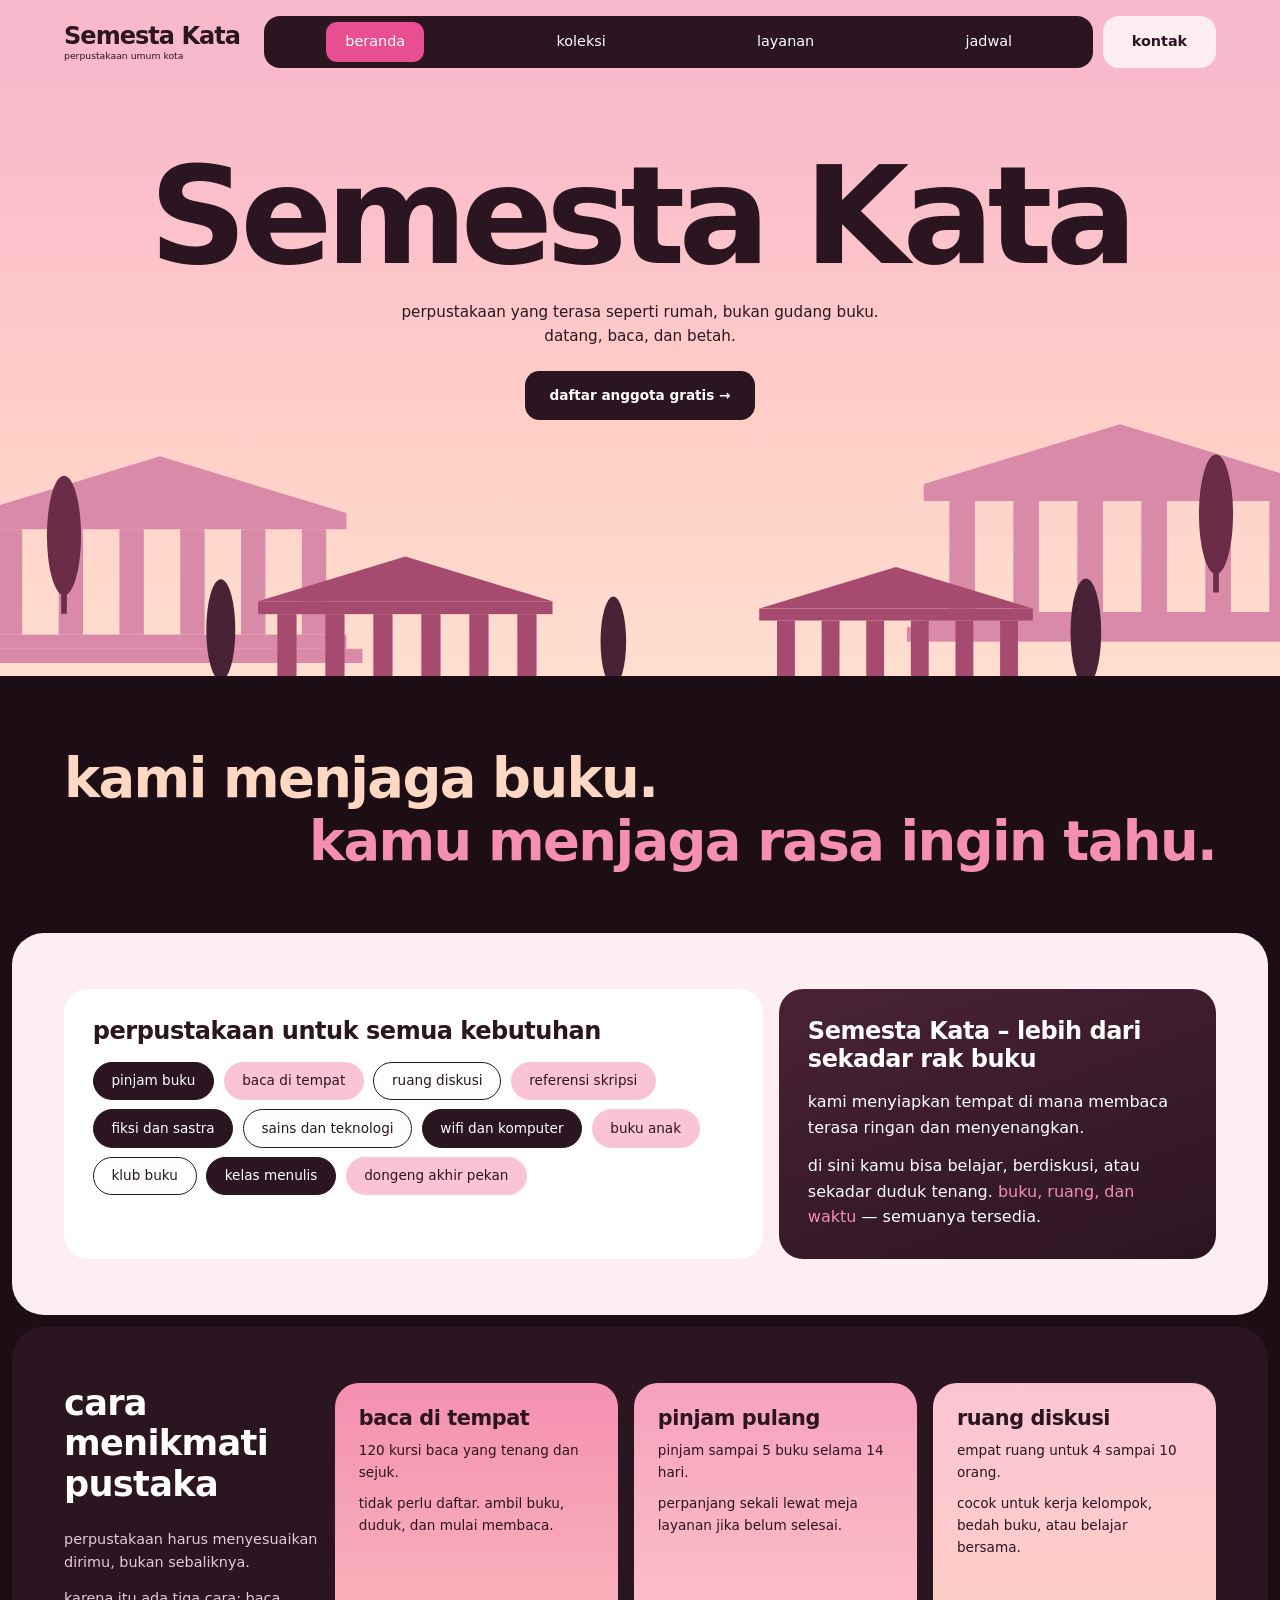
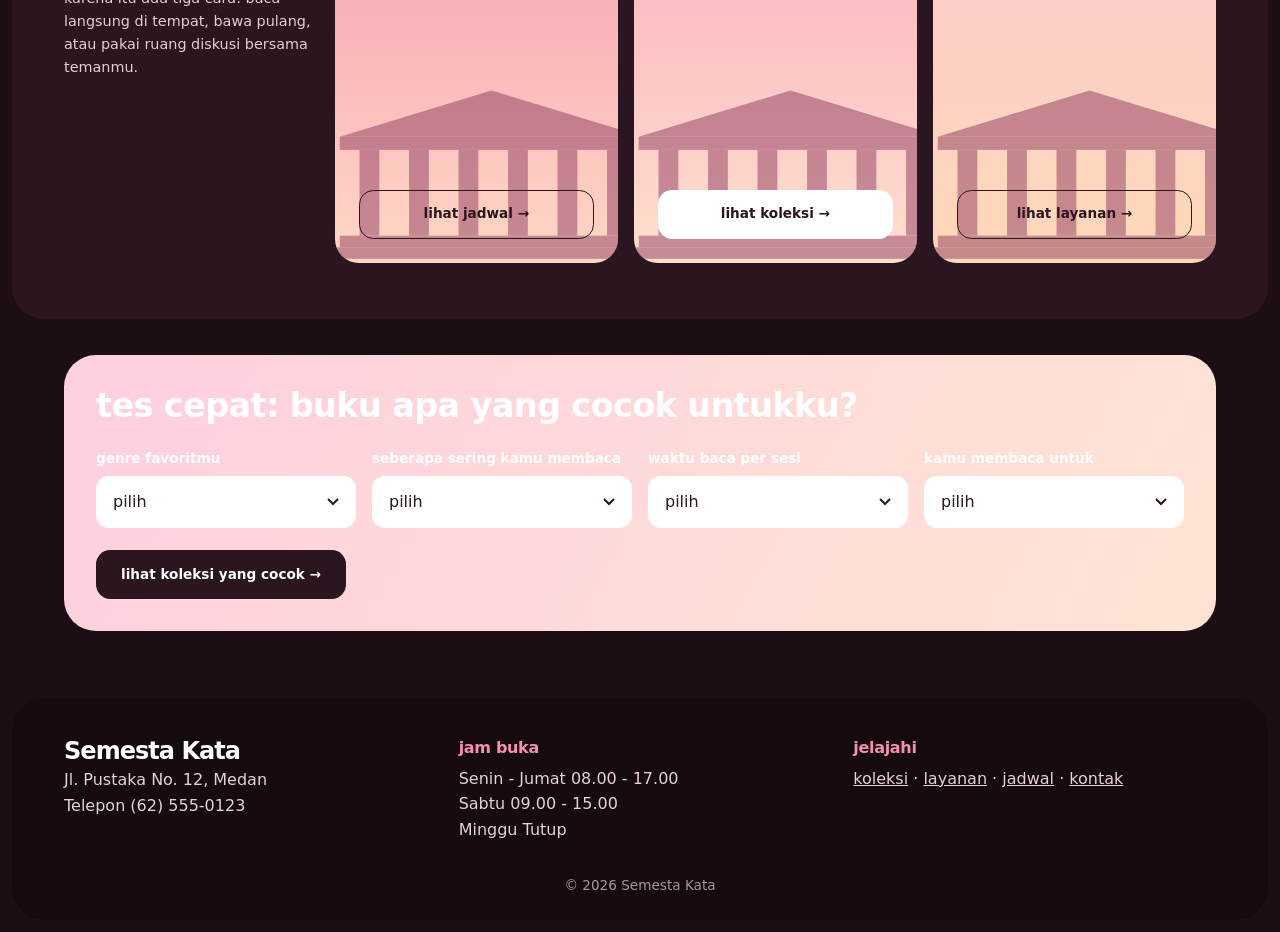
<file: index.html>
<!doctype html>
<html lang="id">
  <head>
    <meta charset="UTF-8" />
    <meta name="viewport" content="width=device-width, initial-scale=1" />
    <title>Beranda - Semesta Kata</title>
    <meta
      name="description"
      content="Semesta Kata: perpustakaan dengan 25.000 buku, ruang baca nyaman, dan kegiatan literasi."
    />
    <link
      rel="icon"
      href="data:image/svg+xml,%3Csvg xmlns='http://www.w3.org/2000/svg' viewBox='0 0 32 32'%3E%3Crect width='32' height='32' rx='9' fill='%23e84f90'/%3E%3Crect x='7' y='7' width='5' height='18' rx='1' fill='%232b1520'/%3E%3Crect x='14' y='7' width='5' height='18' rx='1' fill='%23fff'/%3E%3Crect x='21' y='9' width='5' height='16' rx='1' fill='%232b1520'/%3E%3C/svg%3E"
    />
    <link rel="stylesheet" href="semesta-kata.css" />
  </head>
  <body>
    <svg width="0" height="0" style="position: absolute" aria-hidden="true">
      <symbol id="gedung" viewBox="0 0 200 104">
        <g fill="currentColor">
          <polygon points="8,30 100,2 192,30" />
          <rect x="8" y="30" width="184" height="8" />
          <rect x="20" y="38" width="12" height="52" />
          <rect x="50" y="38" width="12" height="52" />
          <rect x="80" y="38" width="12" height="52" />
          <rect x="110" y="38" width="12" height="52" />
          <rect x="140" y="38" width="12" height="52" />
          <rect x="170" y="38" width="12" height="52" />
          <rect x="8" y="90" width="184" height="7" />
          <rect y="97" width="200" height="7" />
        </g>
      </symbol>
      <symbol id="pohon" viewBox="0 0 30 100">
        <g fill="currentColor">
          <ellipse cx="15" cy="45" rx="12" ry="42" />
          <rect x="13" y="85" width="4" height="15" />
        </g>
      </symbol>
    </svg>
    <a class="skip-link" href="#konten">Lewati ke konten</a>
    <header class="site-header">
      <div class="container topbar">
        <a class="brand" href="index.html"
          >Semesta Kata<small>perpustakaan umum kota</small></a
        >
        <nav class="nav" aria-label="Menu utama">
          <input
            class="nav__check"
            type="checkbox"
            id="nav-toggle"
            aria-label="Buka menu"
          />
          <label class="nav__toggle" for="nav-toggle">menu</label>
          <div class="nav__panel">
            <ul class="nav__pill">
              <li><a href="index.html" aria-current="page">beranda</a></li>
              <li><a href="koleksi.html">koleksi</a></li>
              <li><a href="layanan.html">layanan</a></li>
              <li><a href="jadwal.html">jadwal</a></li>
            </ul>
            <a class="nav__cta" href="kontak.html">kontak</a>
          </div>
        </nav>
      </div>
    </header>
    <main id="konten">
      <section class="hero">
        <div class="container">
          <h1 class="hero__word">Semesta Kata</h1>
          <p class="hero__lead">
            perpustakaan yang terasa seperti rumah, bukan gudang buku. datang,
            baca, dan betah.
          </p>
          <a class="btn" href="kontak.html">daftar anggota gratis &rarr;</a>
        </div>
        <svg
          class="hero__art"
          viewBox="0 0 1200 380"
          preserveAspectRatio="xMidYMax slice"
          aria-hidden="true"
        >
          <use
            href="#gedung"
            x="-40"
            y="140"
            width="380"
            height="198"
            color="#d98aa8"
          />
          <use
            href="#gedung"
            x="850"
            y="110"
            width="400"
            height="208"
            color="#d98aa8"
          />
          <use
            href="#pohon"
            x="40"
            y="150"
            width="40"
            height="150"
            color="#6a2c47"
          />
          <use
            href="#pohon"
            x="1120"
            y="130"
            width="40"
            height="150"
            color="#6a2c47"
          />
          <use
            href="#gedung"
            x="230"
            y="235"
            width="300"
            height="156"
            color="#a64a70"
          />
          <use
            href="#gedung"
            x="700"
            y="245"
            width="280"
            height="145"
            color="#a64a70"
          />
          <use
            href="#pohon"
            x="190"
            y="250"
            width="34"
            height="125"
            color="#4a2236"
          />
          <use
            href="#pohon"
            x="560"
            y="270"
            width="30"
            height="105"
            color="#4a2236"
          />
          <use
            href="#pohon"
            x="1000"
            y="255"
            width="36"
            height="120"
            color="#4a2236"
          />
          <rect y="350" width="1200" height="30" fill="#1d0e15" />
        </svg>
      </section>
      <section class="tail">
        <div class="container">
          <p class="tail__text">
            <span class="tone-a">kami menjaga buku.</span>
            <span class="tone-b">kamu menjaga rasa ingin tahu.</span>
          </p>
        </div>
      </section>

      <section class="sheet sheet--light">
        <div class="container split">
          <div class="box">
            <h2>perpustakaan untuk semua kebutuhan</h2>
            <ul class="pills">
              <li>
                <a class="pill pill--dark" href="layanan.html">pinjam buku</a>
              </li>
              <li>
                <a class="pill pill--pink" href="layanan.html"
                  >baca di tempat</a
                >
              </li>
              <li><a class="pill" href="layanan.html">ruang diskusi</a></li>
              <li>
                <a class="pill pill--pink" href="koleksi.html"
                  >referensi skripsi</a
                >
              </li>
              <li>
                <a class="pill pill--dark" href="koleksi.html"
                  >fiksi dan sastra</a
                >
              </li>
              <li>
                <a class="pill" href="koleksi.html">sains dan teknologi</a>
              </li>
              <li>
                <a class="pill pill--dark" href="layanan.html"
                  >wifi dan komputer</a
                >
              </li>
              <li>
                <a class="pill pill--pink" href="koleksi.html">buku anak</a>
              </li>
              <li><a class="pill" href="jadwal.html">klub buku</a></li>
              <li>
                <a class="pill pill--dark" href="jadwal.html">kelas menulis</a>
              </li>
              <li>
                <a class="pill pill--pink" href="jadwal.html"
                  >dongeng akhir pekan</a
                >
              </li>
            </ul>
          </div>
          <div class="box box--dark">
            <h2>Semesta Kata &ndash; lebih dari sekadar rak buku</h2>
            <p>
              kami menyiapkan tempat di mana membaca terasa ringan dan
              menyenangkan.
            </p>
            <p>
              di sini kamu bisa belajar, berdiskusi, atau sekadar duduk tenang.
              <em>buku, ruang, dan waktu</em> &mdash; semuanya tersedia.
            </p>
          </div>
        </div>
      </section>

      <section class="sheet sheet--dark">
        <div class="container formats">
          <div class="formats__intro">
            <h2 class="sheet__title">cara menikmati pustaka</h2>
            <p>perpustakaan harus menyesuaikan dirimu, bukan sebaliknya.</p>
            <p>
              karena itu ada tiga cara: baca langsung di tempat, bawa pulang,
              atau pakai ruang diskusi bersama temanmu.
            </p>
          </div>
          <article class="tall">
            <h3>baca di tempat</h3>
            <p>120 kursi baca yang tenang dan sejuk.</p>
            <p>tidak perlu daftar. ambil buku, duduk, dan mulai membaca.</p>
            <svg
              class="tall__art"
              viewBox="0 0 200 120"
              preserveAspectRatio="xMidYMax slice"
              aria-hidden="true"
            >
              <use href="#gedung" x="25" y="32" width="165" height="86" />
              <use href="#pohon" x="2" y="8" width="26" height="112" />
              <use href="#pohon" x="176" y="22" width="22" height="98" />
            </svg>
            <a class="btn btn--line" href="jadwal.html">lihat jadwal &rarr;</a>
          </article>
          <article class="tall">
            <h3>pinjam pulang</h3>
            <p>pinjam sampai 5 buku selama 14 hari.</p>
            <p>perpanjang sekali lewat meja layanan jika belum selesai.</p>
            <svg
              class="tall__art"
              viewBox="0 0 200 120"
              preserveAspectRatio="xMidYMax slice"
              aria-hidden="true"
            >
              <use href="#gedung" x="25" y="32" width="165" height="86" />
              <use href="#pohon" x="2" y="8" width="26" height="112" />
              <use href="#pohon" x="176" y="22" width="22" height="98" />
            </svg>
            <a class="btn btn--light" href="koleksi.html"
              >lihat koleksi &rarr;</a
            >
          </article>
          <article class="tall">
            <h3>ruang diskusi</h3>
            <p>empat ruang untuk 4 sampai 10 orang.</p>
            <p>cocok untuk kerja kelompok, bedah buku, atau belajar bersama.</p>
            <svg
              class="tall__art"
              viewBox="0 0 200 120"
              preserveAspectRatio="xMidYMax slice"
              aria-hidden="true"
            >
              <use href="#gedung" x="25" y="32" width="165" height="86" />
              <use href="#pohon" x="2" y="8" width="26" height="112" />
              <use href="#pohon" x="176" y="22" width="22" height="98" />
            </svg>
            <a class="btn btn--line" href="layanan.html"
              >lihat layanan &rarr;</a
            >
          </article>
        </div>
      </section>

      <section
        class="sheet sheet--dark"
        style="background: none; padding-top: 1.5rem"
      >
        <div class="container">
          <form class="quiz" action="koleksi.html" method="get">
            <h2>tes cepat: buku apa yang cocok untukku?</h2>
            <div class="quiz__grid">
              <div class="field">
                <label for="q-genre">genre favoritmu</label>
                <select class="control" id="q-genre" name="genre" required>
                  <option value="">pilih</option>
                  <option>fiksi</option>
                  <option>sains</option>
                  <option>sejarah</option>
                  <option>anak</option>
                </select>
              </div>
              <div class="field">
                <label for="q-sering">seberapa sering kamu membaca</label>
                <select class="control" id="q-sering" name="sering" required>
                  <option value="">pilih</option>
                  <option>jarang</option>
                  <option>sebulan sekali</option>
                  <option>tiap minggu</option>
                  <option>tiap hari</option>
                </select>
              </div>
              <div class="field">
                <label for="q-waktu">waktu baca per sesi</label>
                <select class="control" id="q-waktu" name="waktu" required>
                  <option value="">pilih</option>
                  <option>15 menit</option>
                  <option>1 jam</option>
                  <option>2 jam lebih</option>
                </select>
              </div>
              <div class="field">
                <label for="q-tujuan">kamu membaca untuk</label>
                <select class="control" id="q-tujuan" name="tujuan" required>
                  <option value="">pilih</option>
                  <option>hiburan</option>
                  <option>belajar</option>
                  <option>tugas atau skripsi</option>
                </select>
              </div>
            </div>
            <button class="btn" type="submit">
              lihat koleksi yang cocok &rarr;
            </button>
          </form>
        </div>
      </section>
    </main>
    <footer class="site-footer">
      <div class="container site-footer__inner">
        <div>
          <a class="brand" href="index.html">Semesta Kata</a>
          <p>Jl. Pustaka No. 12, Medan<br />Telepon (62) 555-0123</p>
        </div>
        <div>
          <h2>jam buka</h2>
          <p>
            Senin - Jumat 08.00 - 17.00<br />Sabtu 09.00 - 15.00 <br> 
            Minggu Tutup
          </p>
        </div>
        <div>
          <h2>jelajahi</h2>
          <p>
            <a href="koleksi.html">koleksi</a> &middot;
            <a href="layanan.html">layanan</a> &middot;
            <a href="jadwal.html">jadwal</a> &middot;
            <a href="kontak.html">kontak</a>
          </p>
        </div>
      </div>
      <p class="site-footer__copy">&copy; 2026 Semesta Kata</p>
    </footer>
  </body>
</html>
</file>
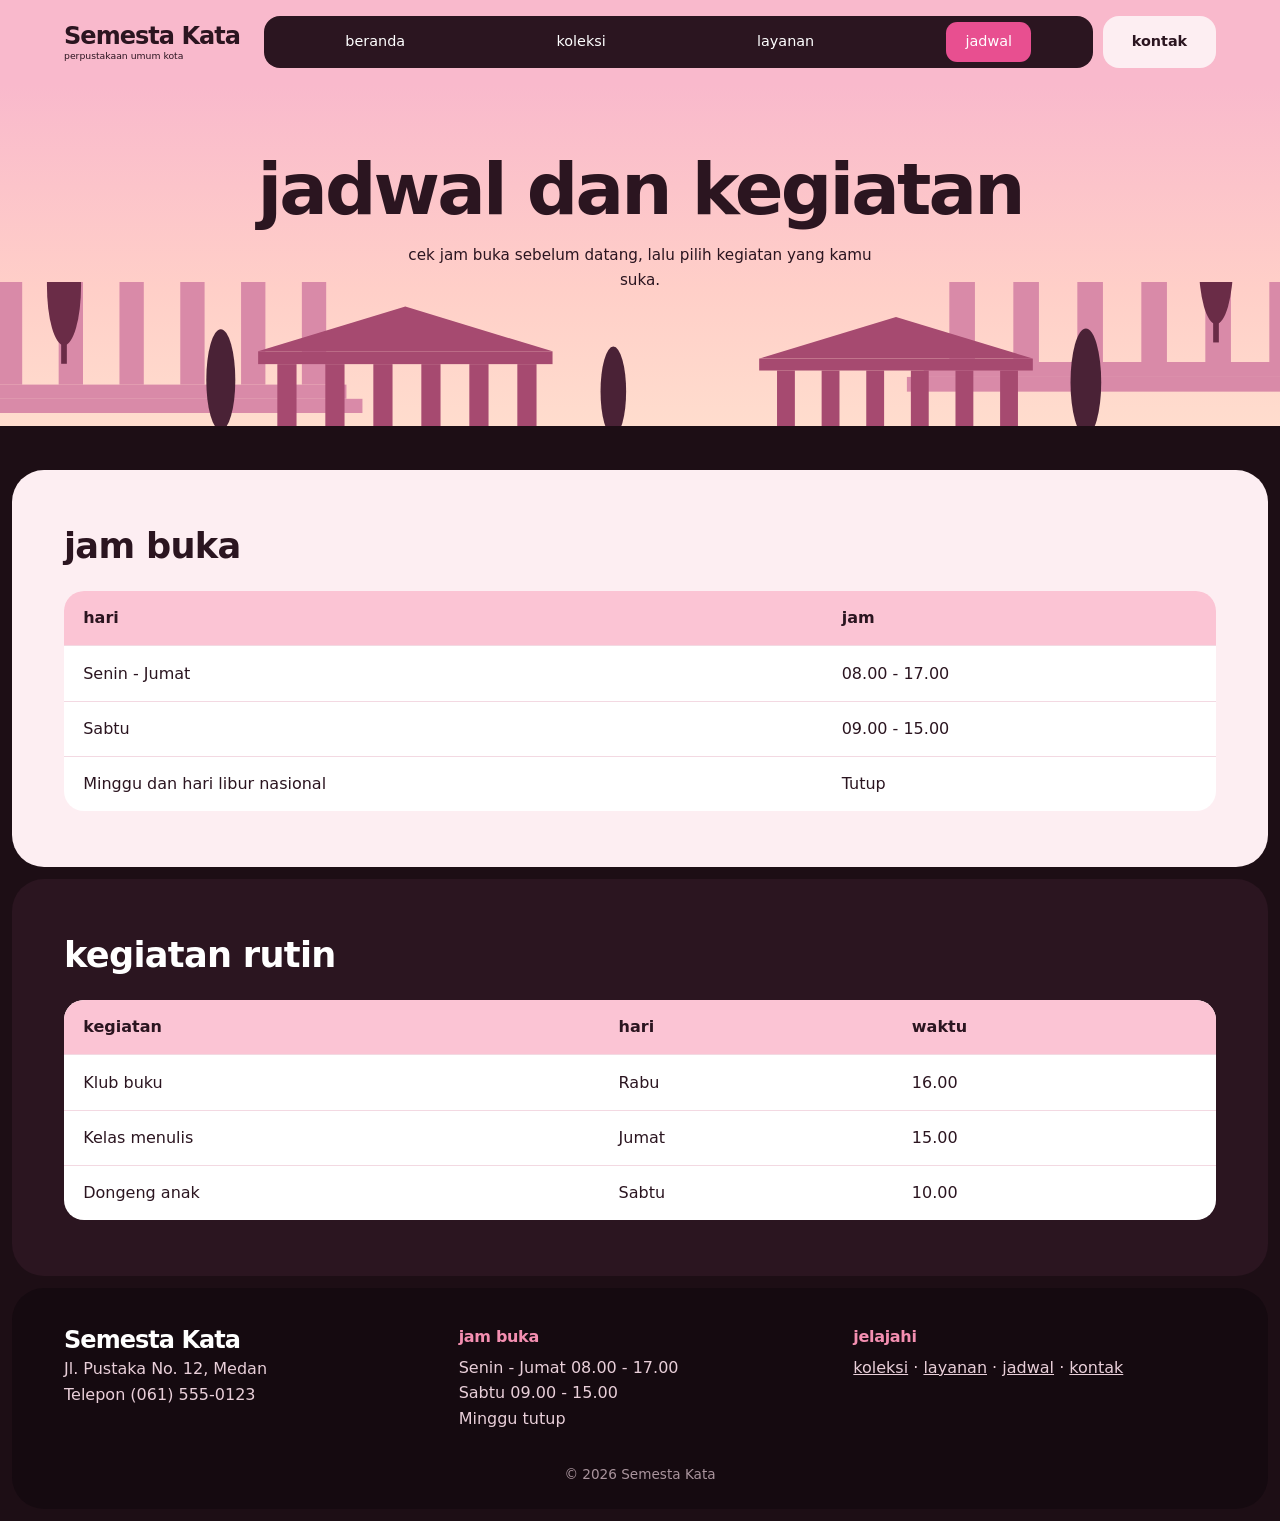
<file: jadwal.html>
<!doctype html>
<html lang="id">
  <head>
    <meta charset="UTF-8" />
    <meta name="viewport" content="width=device-width, initial-scale=1" />
    <title>Jadwal - Semesta Kata</title>
    <meta
      name="description"
      content="Jam buka dan jadwal kegiatan rutin Semesta Kata."
    />
    <link
      rel="icon"
      href="data:image/svg+xml,%3Csvg xmlns='http://www.w3.org/2000/svg' viewBox='0 0 32 32'%3E%3Crect width='32' height='32' rx='9' fill='%23e84f90'/%3E%3Crect x='7' y='7' width='5' height='18' rx='1' fill='%232b1520'/%3E%3Crect x='14' y='7' width='5' height='18' rx='1' fill='%23fff'/%3E%3Crect x='21' y='9' width='5' height='16' rx='1' fill='%232b1520'/%3E%3C/svg%3E"
    />
    <link rel="stylesheet" href="semesta-kata.css" />
  </head>
  <body>
    <svg width="0" height="0" style="position: absolute" aria-hidden="true">
      <symbol id="gedung" viewBox="0 0 200 104">
        <g fill="currentColor">
          <polygon points="8,30 100,2 192,30" />
          <rect x="8" y="30" width="184" height="8" />
          <rect x="20" y="38" width="12" height="52" />
          <rect x="50" y="38" width="12" height="52" />
          <rect x="80" y="38" width="12" height="52" />
          <rect x="110" y="38" width="12" height="52" />
          <rect x="140" y="38" width="12" height="52" />
          <rect x="170" y="38" width="12" height="52" />
          <rect x="8" y="90" width="184" height="7" />
          <rect y="97" width="200" height="7" />
        </g>
      </symbol>
      <symbol id="pohon" viewBox="0 0 30 100">
        <g fill="currentColor">
          <ellipse cx="15" cy="45" rx="12" ry="42" />
          <rect x="13" y="85" width="4" height="15" />
        </g>
      </symbol>
    </svg>
    <a class="skip-link" href="#konten">Lewati ke konten</a>
    <header class="site-header">
      <div class="container topbar">
        <a class="brand" href="index.html"
          >Semesta Kata<small>perpustakaan umum kota</small></a
        >
        <nav class="nav" aria-label="Menu utama">
          <input
            class="nav__check"
            type="checkbox"
            id="nav-toggle"
            aria-label="Buka menu"
          />
          <label class="nav__toggle" for="nav-toggle">menu</label>
          <div class="nav__panel">
            <ul class="nav__pill">
              <li><a href="index.html">beranda</a></li>
              <li><a href="koleksi.html">koleksi</a></li>
              <li><a href="layanan.html">layanan</a></li>
              <li><a href="jadwal.html" aria-current="page">jadwal</a></li>
            </ul>
            <a class="nav__cta" href="kontak.html">kontak</a>
          </div>
        </nav>
      </div>
    </header>
    <main id="konten">
      <section class="hero hero--sm">
        <div class="container">
          <h1 class="hero__title">jadwal dan kegiatan</h1>
          <p class="hero__lead">
            cek jam buka sebelum datang, lalu pilih kegiatan yang kamu suka.
          </p>
        </div>
        <svg
          class="hero__art"
          viewBox="0 0 1200 380"
          preserveAspectRatio="xMidYMax slice"
          aria-hidden="true"
        >
          <use
            href="#gedung"
            x="-40"
            y="140"
            width="380"
            height="198"
            color="#d98aa8"
          />
          <use
            href="#gedung"
            x="850"
            y="110"
            width="400"
            height="208"
            color="#d98aa8"
          />
          <use
            href="#pohon"
            x="40"
            y="150"
            width="40"
            height="150"
            color="#6a2c47"
          />
          <use
            href="#pohon"
            x="1120"
            y="130"
            width="40"
            height="150"
            color="#6a2c47"
          />
          <use
            href="#gedung"
            x="230"
            y="235"
            width="300"
            height="156"
            color="#a64a70"
          />
          <use
            href="#gedung"
            x="700"
            y="245"
            width="280"
            height="145"
            color="#a64a70"
          />
          <use
            href="#pohon"
            x="190"
            y="250"
            width="34"
            height="125"
            color="#4a2236"
          />
          <use
            href="#pohon"
            x="560"
            y="270"
            width="30"
            height="105"
            color="#4a2236"
          />
          <use
            href="#pohon"
            x="1000"
            y="255"
            width="36"
            height="120"
            color="#4a2236"
          />
          <rect y="350" width="1200" height="30" fill="#1d0e15" />
        </svg>
      </section>
      <div class="tail" style="padding: 0"></div>
      <section class="sheet sheet--light">
        <div class="container">
          <h2 class="sheet__title">jam buka</h2>
          <div class="table-wrap">
            <table>
              <thead>
                <tr>
                  <th scope="col">hari</th>
                  <th scope="col">jam</th>
                </tr>
              </thead>
              <tbody>
                <tr>
                  <td>Senin - Jumat</td>
                  <td>08.00 - 17.00</td>
                </tr>
                <tr>
                  <td>Sabtu</td>
                  <td>09.00 - 15.00</td>
                </tr>
                <tr>
                  <td>Minggu dan hari libur nasional</td>
                  <td>Tutup</td>
                </tr>
              </tbody>
            </table>
          </div>
        </div>
      </section>
      <section class="sheet sheet--dark">
        <div class="container">
          <h2 class="sheet__title">kegiatan rutin</h2>
          <div class="table-wrap">
            <table style="color: var(--ink)">
              <thead>
                <tr>
                  <th scope="col">kegiatan</th>
                  <th scope="col">hari</th>
                  <th scope="col">waktu</th>
                </tr>
              </thead>
              <tbody>
                <tr>
                  <td>Klub buku</td>
                  <td>Rabu</td>
                  <td>16.00</td>
                </tr>
                <tr>
                  <td>Kelas menulis</td>
                  <td>Jumat</td>
                  <td>15.00</td>
                </tr>
                <tr>
                  <td>Dongeng anak</td>
                  <td>Sabtu</td>
                  <td>10.00</td>
                </tr>
              </tbody>
            </table>
          </div>
        </div>
      </section>
    </main>
    <footer class="site-footer">
      <div class="container site-footer__inner">
        <div>
          <a class="brand" href="index.html">Semesta Kata</a>
          <p>Jl. Pustaka No. 12, Medan<br />Telepon (061) 555-0123</p>
        </div>
        <div>
          <h2>jam buka</h2>
          <p>
            Senin - Jumat 08.00 - 17.00<br />Sabtu 09.00 - 15.00<br />Minggu
            tutup
          </p>
        </div>
        <div>
          <h2>jelajahi</h2>
          <p>
            <a href="koleksi.html">koleksi</a> &middot;
            <a href="layanan.html">layanan</a> &middot;
            <a href="jadwal.html">jadwal</a> &middot;
            <a href="kontak.html">kontak</a>
          </p>
        </div>
      </div>
      <p class="site-footer__copy">&copy; 2026 Semesta Kata</p>
    </footer>
  </body>
</html>
</file>
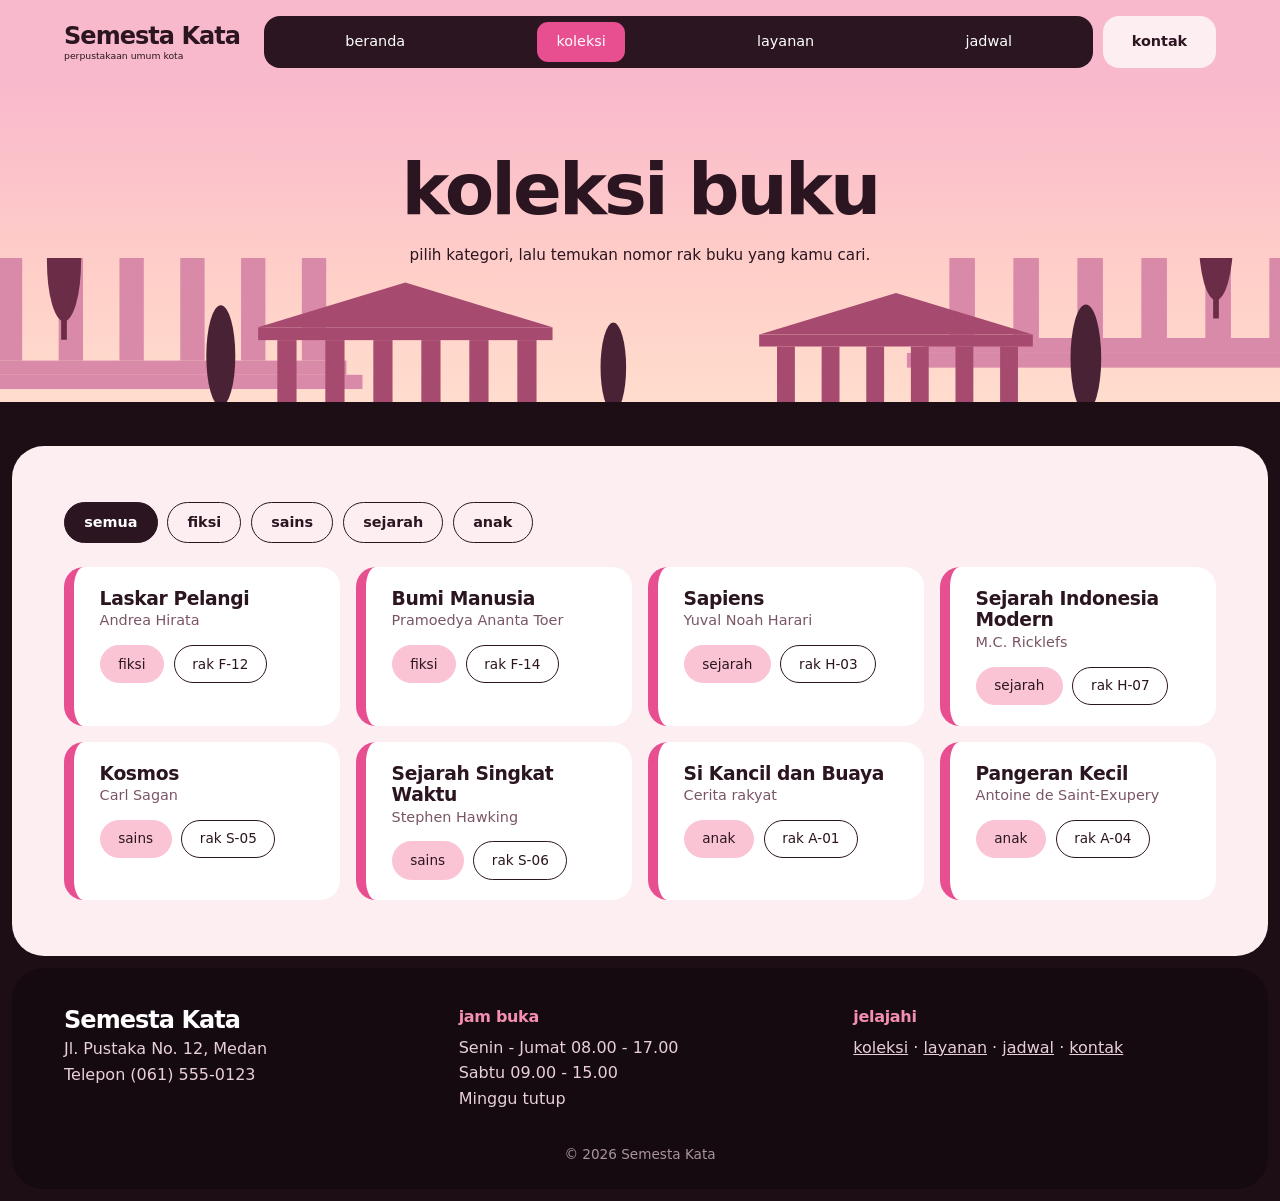
<file: koleksi.html>
<!doctype html>
<html lang="id">
  <head>
    <meta charset="UTF-8" />
    <meta name="viewport" content="width=device-width, initial-scale=1" />
    <title>Koleksi - Semesta Kata</title>
    <meta
      name="description"
      content="Telusuri koleksi buku Semesta Kata berdasarkan kategori."
    />
    <link
      rel="icon"
      href="data:image/svg+xml,%3Csvg xmlns='http://www.w3.org/2000/svg' viewBox='0 0 32 32'%3E%3Crect width='32' height='32' rx='9' fill='%23e84f90'/%3E%3Crect x='7' y='7' width='5' height='18' rx='1' fill='%232b1520'/%3E%3Crect x='14' y='7' width='5' height='18' rx='1' fill='%23fff'/%3E%3Crect x='21' y='9' width='5' height='16' rx='1' fill='%232b1520'/%3E%3C/svg%3E"
    />
    <link rel="stylesheet" href="semesta-kata.css" />
  </head>
  <body>
    <svg width="0" height="0" style="position: absolute" aria-hidden="true">
      <symbol id="gedung" viewBox="0 0 200 104">
        <g fill="currentColor">
          <polygon points="8,30 100,2 192,30" />
          <rect x="8" y="30" width="184" height="8" />
          <rect x="20" y="38" width="12" height="52" />
          <rect x="50" y="38" width="12" height="52" />
          <rect x="80" y="38" width="12" height="52" />
          <rect x="110" y="38" width="12" height="52" />
          <rect x="140" y="38" width="12" height="52" />
          <rect x="170" y="38" width="12" height="52" />
          <rect x="8" y="90" width="184" height="7" />
          <rect y="97" width="200" height="7" />
        </g>
      </symbol>
      <symbol id="pohon" viewBox="0 0 30 100">
        <g fill="currentColor">
          <ellipse cx="15" cy="45" rx="12" ry="42" />
          <rect x="13" y="85" width="4" height="15" />
        </g>
      </symbol>
    </svg>
    <a class="skip-link" href="#konten">Lewati ke konten</a>
    <header class="site-header">
      <div class="container topbar">
        <a class="brand" href="index.html"
          >Semesta Kata<small>perpustakaan umum kota</small></a
        >
        <nav class="nav" aria-label="Menu utama">
          <input
            class="nav__check"
            type="checkbox"
            id="nav-toggle"
            aria-label="Buka menu"
          />
          <label class="nav__toggle" for="nav-toggle">menu</label>
          <div class="nav__panel">
            <ul class="nav__pill">
              <li><a href="index.html">beranda</a></li>
              <li><a href="koleksi.html" aria-current="page">koleksi</a></li>
              <li><a href="layanan.html">layanan</a></li>
              <li><a href="jadwal.html">jadwal</a></li>
            </ul>
            <a class="nav__cta" href="kontak.html">kontak</a>
          </div>
        </nav>
      </div>
    </header>
    <main id="konten">
      <section class="hero hero--sm">
        <div class="container">
          <h1 class="hero__title">koleksi buku</h1>
          <p class="hero__lead">
            pilih kategori, lalu temukan nomor rak buku yang kamu cari.
          </p>
        </div>
        <svg
          class="hero__art"
          viewBox="0 0 1200 380"
          preserveAspectRatio="xMidYMax slice"
          aria-hidden="true"
        >
          <use
            href="#gedung"
            x="-40"
            y="140"
            width="380"
            height="198"
            color="#d98aa8"
          />
          <use
            href="#gedung"
            x="850"
            y="110"
            width="400"
            height="208"
            color="#d98aa8"
          />
          <use
            href="#pohon"
            x="40"
            y="150"
            width="40"
            height="150"
            color="#6a2c47"
          />
          <use
            href="#pohon"
            x="1120"
            y="130"
            width="40"
            height="150"
            color="#6a2c47"
          />
          <use
            href="#gedung"
            x="230"
            y="235"
            width="300"
            height="156"
            color="#a64a70"
          />
          <use
            href="#gedung"
            x="700"
            y="245"
            width="280"
            height="145"
            color="#a64a70"
          />
          <use
            href="#pohon"
            x="190"
            y="250"
            width="34"
            height="125"
            color="#4a2236"
          />
          <use
            href="#pohon"
            x="560"
            y="270"
            width="30"
            height="105"
            color="#4a2236"
          />
          <use
            href="#pohon"
            x="1000"
            y="255"
            width="36"
            height="120"
            color="#4a2236"
          />
          <rect y="350" width="1200" height="30" fill="#1d0e15" />
        </svg>
      </section>
      <div class="tail" style="padding: 0"></div>
      <section class="sheet sheet--light">
        <div class="container catalog">
          <div class="filter" role="radiogroup" aria-label="Kategori buku">
            <input
              class="filter__radio"
              type="radio"
              name="kategori"
              id="k-semua"
              checked
            /><label class="filter__pill" for="k-semua">semua</label>
            <input
              class="filter__radio"
              type="radio"
              name="kategori"
              id="k-fiksi"
            /><label class="filter__pill" for="k-fiksi">fiksi</label>
            <input
              class="filter__radio"
              type="radio"
              name="kategori"
              id="k-sains"
            /><label class="filter__pill" for="k-sains">sains</label>
            <input
              class="filter__radio"
              type="radio"
              name="kategori"
              id="k-sejarah"
            /><label class="filter__pill" for="k-sejarah">sejarah</label>
            <input
              class="filter__radio"
              type="radio"
              name="kategori"
              id="k-anak"
            /><label class="filter__pill" for="k-anak">anak</label>
          </div>
          <div class="grid">
            <article class="book" data-kategori="Fiksi">
              <h3>Laskar Pelangi</h3>
              <p class="book__meta">Andrea Hirata</p>
              <ul class="pills">
                <li class="pill pill--pink">fiksi</li>
                <li class="pill">rak F-12</li>
              </ul>
            </article>
            <article class="book" data-kategori="Fiksi">
              <h3>Bumi Manusia</h3>
              <p class="book__meta">Pramoedya Ananta Toer</p>
              <ul class="pills">
                <li class="pill pill--pink">fiksi</li>
                <li class="pill">rak F-14</li>
              </ul>
            </article>
            <article class="book" data-kategori="Sejarah">
              <h3>Sapiens</h3>
              <p class="book__meta">Yuval Noah Harari</p>
              <ul class="pills">
                <li class="pill pill--pink">sejarah</li>
                <li class="pill">rak H-03</li>
              </ul>
            </article>
            <article class="book" data-kategori="Sejarah">
              <h3>Sejarah Indonesia Modern</h3>
              <p class="book__meta">M.C. Ricklefs</p>
              <ul class="pills">
                <li class="pill pill--pink">sejarah</li>
                <li class="pill">rak H-07</li>
              </ul>
            </article>
            <article class="book" data-kategori="Sains">
              <h3>Kosmos</h3>
              <p class="book__meta">Carl Sagan</p>
              <ul class="pills">
                <li class="pill pill--pink">sains</li>
                <li class="pill">rak S-05</li>
              </ul>
            </article>
            <article class="book" data-kategori="Sains">
              <h3>Sejarah Singkat Waktu</h3>
              <p class="book__meta">Stephen Hawking</p>
              <ul class="pills">
                <li class="pill pill--pink">sains</li>
                <li class="pill">rak S-06</li>
              </ul>
            </article>
            <article class="book" data-kategori="Anak">
              <h3>Si Kancil dan Buaya</h3>
              <p class="book__meta">Cerita rakyat</p>
              <ul class="pills">
                <li class="pill pill--pink">anak</li>
                <li class="pill">rak A-01</li>
              </ul>
            </article>
            <article class="book" data-kategori="Anak">
              <h3>Pangeran Kecil</h3>
              <p class="book__meta">Antoine de Saint-Exupery</p>
              <ul class="pills">
                <li class="pill pill--pink">anak</li>
                <li class="pill">rak A-04</li>
              </ul>
            </article>
          </div>
        </div>
      </section>
    </main>
    <footer class="site-footer">
      <div class="container site-footer__inner">
        <div>
          <a class="brand" href="index.html">Semesta Kata</a>
          <p>Jl. Pustaka No. 12, Medan<br />Telepon (061) 555-0123</p>
        </div>
        <div>
          <h2>jam buka</h2>
          <p>
            Senin - Jumat 08.00 - 17.00<br />Sabtu 09.00 - 15.00<br />Minggu
            tutup
          </p>
        </div>
        <div>
          <h2>jelajahi</h2>
          <p>
            <a href="koleksi.html">koleksi</a> &middot;
            <a href="layanan.html">layanan</a> &middot;
            <a href="jadwal.html">jadwal</a> &middot;
            <a href="kontak.html">kontak</a>
          </p>
        </div>
      </div>
      <p class="site-footer__copy">&copy; 2026 Semesta Kata</p>
    </footer>
  </body>
</html>
</file>
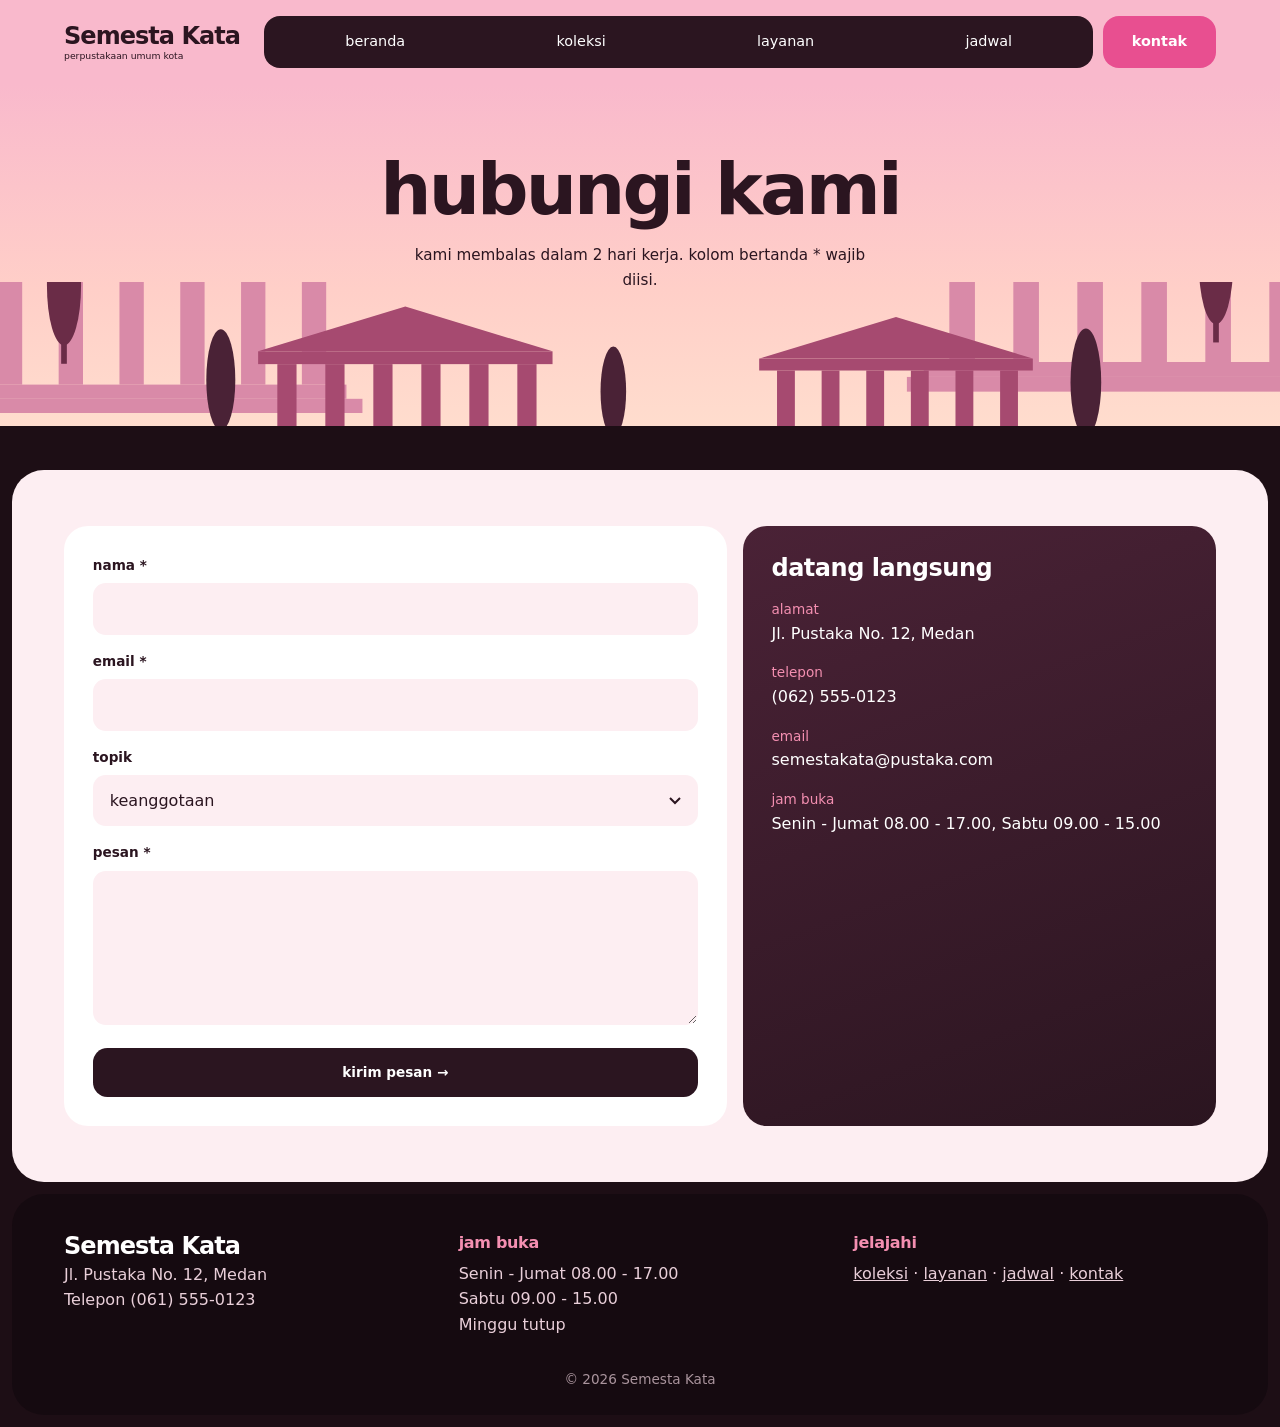
<file: kontak.html>
<!doctype html>
<html lang="id">
  <head>
    <meta charset="UTF-8" />
    <meta name="viewport" content="width=device-width, initial-scale=1" />
    <title>Kontak - Semesta Kata</title>
    <meta
      name="description"
      content="Hubungi Semesta Kata untuk pertanyaan keanggotaan atau usulan buku."
    />
    <link
      rel="icon"
      href="data:image/svg+xml,%3Csvg xmlns='http://www.w3.org/2000/svg' viewBox='0 0 32 32'%3E%3Crect width='32' height='32' rx='9' fill='%23e84f90'/%3E%3Crect x='7' y='7' width='5' height='18' rx='1' fill='%232b1520'/%3E%3Crect x='14' y='7' width='5' height='18' rx='1' fill='%23fff'/%3E%3Crect x='21' y='9' width='5' height='16' rx='1' fill='%232b1520'/%3E%3C/svg%3E"
    />
    <link rel="stylesheet" href="semesta-kata.css" />
  </head>
  <body>
    <svg width="0" height="0" style="position: absolute" aria-hidden="true">
      <symbol id="gedung" viewBox="0 0 200 104">
        <g fill="currentColor">
          <polygon points="8,30 100,2 192,30" />
          <rect x="8" y="30" width="184" height="8" />
          <rect x="20" y="38" width="12" height="52" />
          <rect x="50" y="38" width="12" height="52" />
          <rect x="80" y="38" width="12" height="52" />
          <rect x="110" y="38" width="12" height="52" />
          <rect x="140" y="38" width="12" height="52" />
          <rect x="170" y="38" width="12" height="52" />
          <rect x="8" y="90" width="184" height="7" />
          <rect y="97" width="200" height="7" />
        </g>
      </symbol>
      <symbol id="pohon" viewBox="0 0 30 100">
        <g fill="currentColor">
          <ellipse cx="15" cy="45" rx="12" ry="42" />
          <rect x="13" y="85" width="4" height="15" />
        </g>
      </symbol>
    </svg>
    <a class="skip-link" href="#konten">Lewati ke konten</a>
    <header class="site-header">
      <div class="container topbar">
        <a class="brand" href="index.html"
          >Semesta Kata<small>perpustakaan umum kota</small></a
        >
        <nav class="nav" aria-label="Menu utama">
          <input
            class="nav__check"
            type="checkbox"
            id="nav-toggle"
            aria-label="Buka menu"
          />
          <label class="nav__toggle" for="nav-toggle">menu</label>
          <div class="nav__panel">
            <ul class="nav__pill">
              <li><a href="index.html">beranda</a></li>
              <li><a href="koleksi.html">koleksi</a></li>
              <li><a href="layanan.html">layanan</a></li>
              <li><a href="jadwal.html">jadwal</a></li>
            </ul>
            <a class="nav__cta" href="kontak.html" aria-current="page"
              >kontak</a
            >
          </div>
        </nav>
      </div>
    </header>
    <main id="konten">
      <section class="hero hero--sm">
        <div class="container">
          <h1 class="hero__title">hubungi kami</h1>
          <p class="hero__lead">
            kami membalas dalam 2 hari kerja. kolom bertanda * wajib diisi.
          </p>
        </div>
        <svg
          class="hero__art"
          viewBox="0 0 1200 380"
          preserveAspectRatio="xMidYMax slice"
          aria-hidden="true"
        >
          <use
            href="#gedung"
            x="-40"
            y="140"
            width="380"
            height="198"
            color="#d98aa8"
          />
          <use
            href="#gedung"
            x="850"
            y="110"
            width="400"
            height="208"
            color="#d98aa8"
          />
          <use
            href="#pohon"
            x="40"
            y="150"
            width="40"
            height="150"
            color="#6a2c47"
          />
          <use
            href="#pohon"
            x="1120"
            y="130"
            width="40"
            height="150"
            color="#6a2c47"
          />
          <use
            href="#gedung"
            x="230"
            y="235"
            width="300"
            height="156"
            color="#a64a70"
          />
          <use
            href="#gedung"
            x="700"
            y="245"
            width="280"
            height="145"
            color="#a64a70"
          />
          <use
            href="#pohon"
            x="190"
            y="250"
            width="34"
            height="125"
            color="#4a2236"
          />
          <use
            href="#pohon"
            x="560"
            y="270"
            width="30"
            height="105"
            color="#4a2236"
          />
          <use
            href="#pohon"
            x="1000"
            y="255"
            width="36"
            height="120"
            color="#4a2236"
          />
          <rect y="350" width="1200" height="30" fill="#1d0e15" />
        </svg>
      </section>
      <div class="tail" style="padding: 0"></div>
      <section class="sheet sheet--light">
        <div class="container split" style="grid-template-columns: 1.4fr 1fr">
          <form class="box form" action="#" method="post">
            <div class="field">
              <label for="nama">nama *</label
              ><input
                class="control"
                style="background: var(--blush)"
                id="nama"
                name="nama"
                autocomplete="name"
                required
              />
            </div>
            <div class="field">
              <label for="email">email *</label
              ><input
                class="control"
                style="background: var(--blush)"
                id="email"
                name="email"
                type="email"
                autocomplete="email"
                required
              />
            </div>
            <div class="field">
              <label for="topik">topik</label>
              <select
                class="control"
                style="background-color: var(--blush)"
                id="topik"
                name="topik"
              >
                <option>keanggotaan</option>
                <option>usulan buku</option>
                <option>ruang diskusi</option>
                <option>lainnya</option>
              </select>
            </div>
            <div class="field">
              <label for="pesan">pesan *</label
              ><textarea
                class="control"
                style="background: var(--blush)"
                id="pesan"
                name="pesan"
                rows="5"
                required
              ></textarea>
            </div>
            <button class="btn" type="submit">kirim pesan &rarr;</button>
          </form>
          <div class="box box--dark">
            <h2>datang langsung</h2>
            <dl class="info">
              <dt>alamat</dt>
              <dd>Jl. Pustaka No. 12, Medan</dd>
              <dt>telepon</dt>
              <dd>(062) 555-0123</dd>
              <dt>email</dt>
              <dd>semestakata@pustaka.com</dd>
              <dt>jam buka</dt>
              <dd>Senin - Jumat 08.00 - 17.00, Sabtu 09.00 - 15.00</dd>
            </dl>
          </div>
        </div>
      </section>
    </main>
    <footer class="site-footer">
      <div class="container site-footer__inner">
        <div>
          <a class="brand" href="index.html">Semesta Kata</a>
          <p>Jl. Pustaka No. 12, Medan<br />Telepon (061) 555-0123</p>
        </div>
        <div>
          <h2>jam buka</h2>
          <p>
            Senin - Jumat 08.00 - 17.00<br />Sabtu 09.00 - 15.00<br />Minggu
            tutup
          </p>
        </div>
        <div>
          <h2>jelajahi</h2>
          <p>
            <a href="koleksi.html">koleksi</a> &middot;
            <a href="layanan.html">layanan</a> &middot;
            <a href="jadwal.html">jadwal</a> &middot;
            <a href="kontak.html">kontak</a>
          </p>
        </div>
      </div>
      <p class="site-footer__copy">&copy; 2026 Semesta Kata</p>
    </footer>
  </body>
</html>
</file>
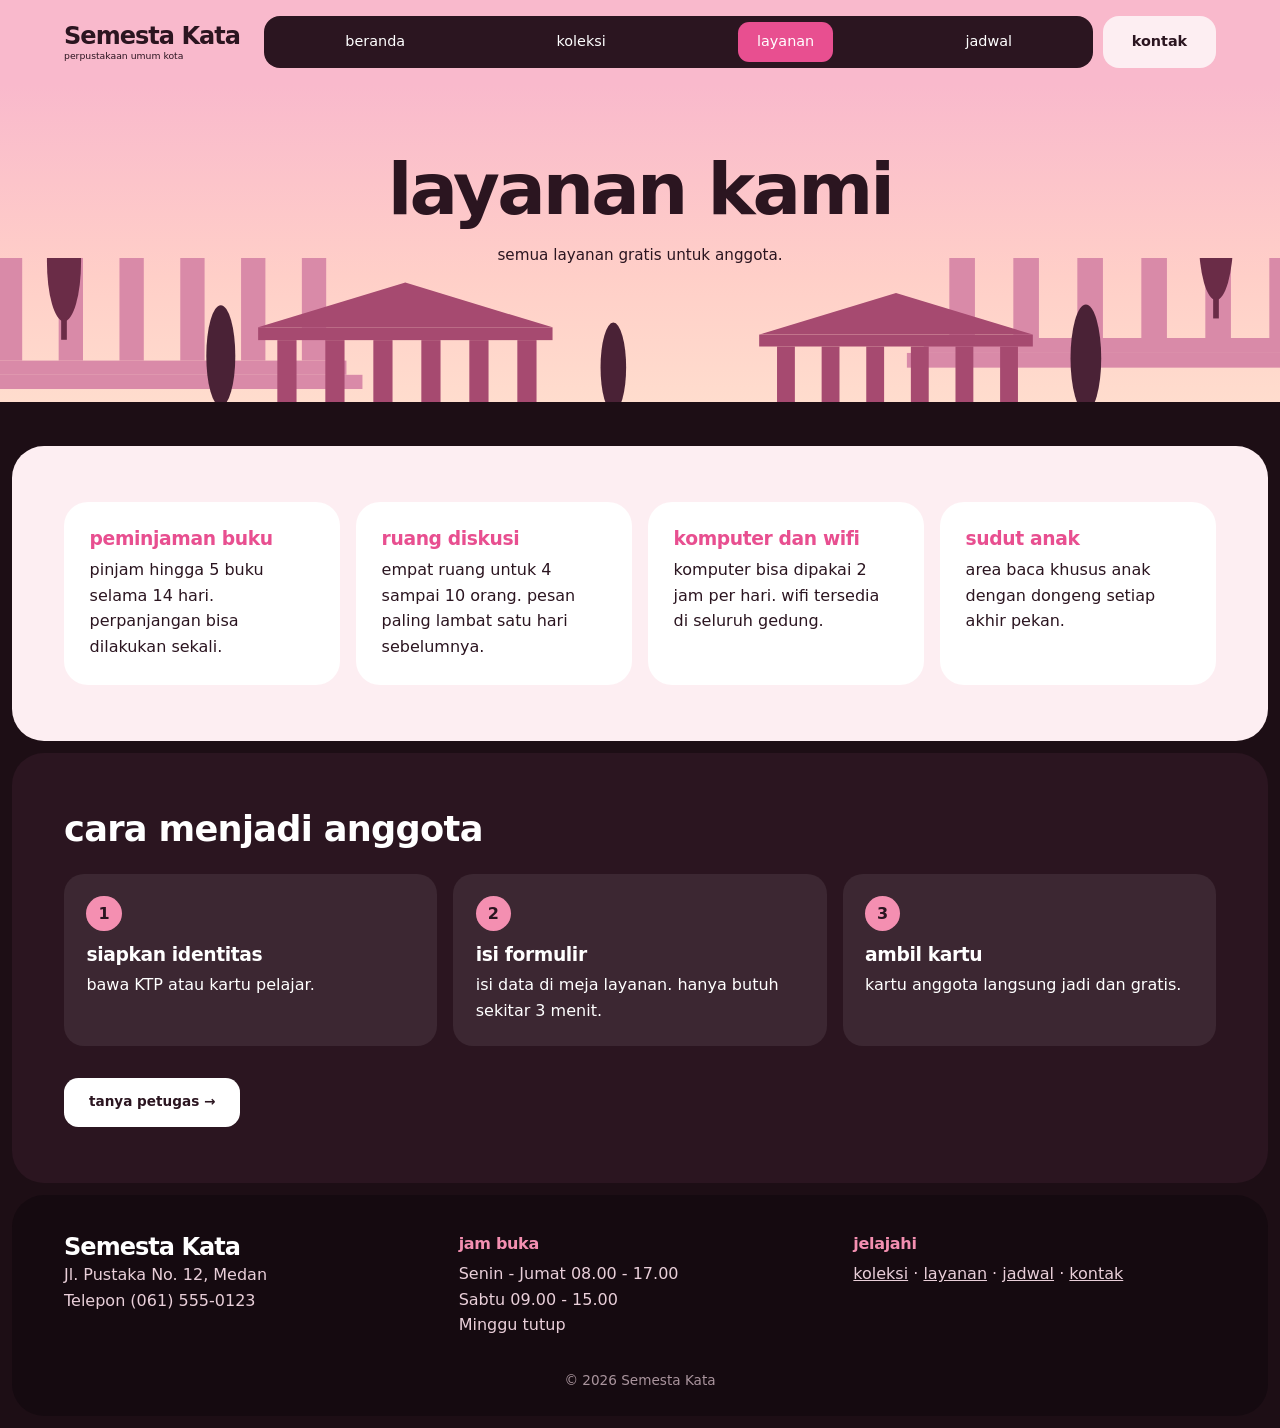
<file: layanan.html>
<!doctype html>
<html lang="id">
  <head>
    <meta charset="UTF-8" />
    <meta name="viewport" content="width=device-width, initial-scale=1" />
    <title>Layanan - Semesta Kata</title>
    <meta
      name="description"
      content="Layanan peminjaman, ruang diskusi, komputer, dan keanggotaan Semesta Kata."
    />
    <link
      rel="icon"
      href="data:image/svg+xml,%3Csvg xmlns='http://www.w3.org/2000/svg' viewBox='0 0 32 32'%3E%3Crect width='32' height='32' rx='9' fill='%23e84f90'/%3E%3Crect x='7' y='7' width='5' height='18' rx='1' fill='%232b1520'/%3E%3Crect x='14' y='7' width='5' height='18' rx='1' fill='%23fff'/%3E%3Crect x='21' y='9' width='5' height='16' rx='1' fill='%232b1520'/%3E%3C/svg%3E"
    />
    <link rel="stylesheet" href="semesta-kata.css" />
  </head>
  <body>
    <svg width="0" height="0" style="position: absolute" aria-hidden="true">
      <symbol id="gedung" viewBox="0 0 200 104">
        <g fill="currentColor">
          <polygon points="8,30 100,2 192,30" />
          <rect x="8" y="30" width="184" height="8" />
          <rect x="20" y="38" width="12" height="52" />
          <rect x="50" y="38" width="12" height="52" />
          <rect x="80" y="38" width="12" height="52" />
          <rect x="110" y="38" width="12" height="52" />
          <rect x="140" y="38" width="12" height="52" />
          <rect x="170" y="38" width="12" height="52" />
          <rect x="8" y="90" width="184" height="7" />
          <rect y="97" width="200" height="7" />
        </g>
      </symbol>
      <symbol id="pohon" viewBox="0 0 30 100">
        <g fill="currentColor">
          <ellipse cx="15" cy="45" rx="12" ry="42" />
          <rect x="13" y="85" width="4" height="15" />
        </g>
      </symbol>
    </svg>
    <a class="skip-link" href="#konten">Lewati ke konten</a>
    <header class="site-header">
      <div class="container topbar">
        <a class="brand" href="index.html"
          >Semesta Kata<small>perpustakaan umum kota</small></a
        >
        <nav class="nav" aria-label="Menu utama">
          <input
            class="nav__check"
            type="checkbox"
            id="nav-toggle"
            aria-label="Buka menu"
          />
          <label class="nav__toggle" for="nav-toggle">menu</label>
          <div class="nav__panel">
            <ul class="nav__pill">
              <li><a href="index.html">beranda</a></li>
              <li><a href="koleksi.html">koleksi</a></li>
              <li><a href="layanan.html" aria-current="page">layanan</a></li>
              <li><a href="jadwal.html">jadwal</a></li>
            </ul>
            <a class="nav__cta" href="kontak.html">kontak</a>
          </div>
        </nav>
      </div>
    </header>
    <main id="konten">
      <section class="hero hero--sm">
        <div class="container">
          <h1 class="hero__title">layanan kami</h1>
          <p class="hero__lead">semua layanan gratis untuk anggota.</p>
        </div>
        <svg
          class="hero__art"
          viewBox="0 0 1200 380"
          preserveAspectRatio="xMidYMax slice"
          aria-hidden="true"
        >
          <use
            href="#gedung"
            x="-40"
            y="140"
            width="380"
            height="198"
            color="#d98aa8"
          />
          <use
            href="#gedung"
            x="850"
            y="110"
            width="400"
            height="208"
            color="#d98aa8"
          />
          <use
            href="#pohon"
            x="40"
            y="150"
            width="40"
            height="150"
            color="#6a2c47"
          />
          <use
            href="#pohon"
            x="1120"
            y="130"
            width="40"
            height="150"
            color="#6a2c47"
          />
          <use
            href="#gedung"
            x="230"
            y="235"
            width="300"
            height="156"
            color="#a64a70"
          />
          <use
            href="#gedung"
            x="700"
            y="245"
            width="280"
            height="145"
            color="#a64a70"
          />
          <use
            href="#pohon"
            x="190"
            y="250"
            width="34"
            height="125"
            color="#4a2236"
          />
          <use
            href="#pohon"
            x="560"
            y="270"
            width="30"
            height="105"
            color="#4a2236"
          />
          <use
            href="#pohon"
            x="1000"
            y="255"
            width="36"
            height="120"
            color="#4a2236"
          />
          <rect y="350" width="1200" height="30" fill="#1d0e15" />
        </svg>
      </section>
      <div class="tail" style="padding: 0"></div>
      <section class="sheet sheet--light">
        <div class="container grid">
          <article class="feature">
            <h3>peminjaman buku</h3>
            <p>
              pinjam hingga 5 buku selama 14 hari. perpanjangan bisa dilakukan
              sekali.
            </p>
          </article>
          <article class="feature">
            <h3>ruang diskusi</h3>
            <p>
              empat ruang untuk 4 sampai 10 orang. pesan paling lambat satu hari
              sebelumnya.
            </p>
          </article>
          <article class="feature">
            <h3>komputer dan wifi</h3>
            <p>
              komputer bisa dipakai 2 jam per hari. wifi tersedia di seluruh
              gedung.
            </p>
          </article>
          <article class="feature">
            <h3>sudut anak</h3>
            <p>area baca khusus anak dengan dongeng setiap akhir pekan.</p>
          </article>
        </div>
      </section>
      <section class="sheet sheet--dark">
        <div class="container">
          <h2 class="sheet__title">cara menjadi anggota</h2>
          <ol class="steps">
            <li>
              <h3>siapkan identitas</h3>
              <p>bawa KTP atau kartu pelajar.</p>
            </li>
            <li>
              <h3>isi formulir</h3>
              <p>isi data di meja layanan. hanya butuh sekitar 3 menit.</p>
            </li>
            <li>
              <h3>ambil kartu</h3>
              <p>kartu anggota langsung jadi dan gratis.</p>
            </li>
          </ol>
          <p style="margin-top: 2rem">
            <a class="btn btn--light" href="kontak.html"
              >tanya petugas &rarr;</a
            >
          </p>
        </div>
      </section>
    </main>
    <footer class="site-footer">
      <div class="container site-footer__inner">
        <div>
          <a class="brand" href="index.html">Semesta Kata</a>
          <p>Jl. Pustaka No. 12, Medan<br />Telepon (061) 555-0123</p>
        </div>
        <div>
          <h2>jam buka</h2>
          <p>
            Senin - Jumat 08.00 - 17.00<br />Sabtu 09.00 - 15.00<br />Minggu
            tutup
          </p>
        </div>
        <div>
          <h2>jelajahi</h2>
          <p>
            <a href="koleksi.html">koleksi</a> &middot;
            <a href="layanan.html">layanan</a> &middot;
            <a href="jadwal.html">jadwal</a> &middot;
            <a href="kontak.html">kontak</a>
          </p>
        </div>
      </div>
      <p class="site-footer__copy">&copy; 2026 Semesta Kata</p>
    </footer>
  </body>
</html>
</file>
<file: semesta-kata.css>
:root {
  --plum: #2b1520;
  --plum-2: #3a1c2c;
  --ink: #2b1520;
  --pink: #f48fb1;
  --pink-hot: #e84f90;
  --pink-soft: #fbc4d4;
  --blush: #fdeef2;
  --peach: #ffd8c4;
  --muted: #7a5566;
  --container: 72rem;
}
*,
*::before,
*::after {
  box-sizing: border-box;
}
* {
  margin: 0;
}
body {
  font-family: "Inter", "Segoe UI", system-ui, sans-serif;
  background: #1d0e15;
  color: var(--ink);
  line-height: 1.6;
}
svg {
  display: block;
  max-width: 100%;
}
h1,
h2,
h3 {
  line-height: 1.15;
  letter-spacing: -0.02em;
  font-weight: 700;
}
p + p {
  margin-top: 0.8rem;
}
a {
  color: inherit;
}
:focus-visible {
  outline: 3px solid var(--pink-hot);
  outline-offset: 3px;
}
.container {
  width: min(100% - 2.5rem, var(--container));
  margin-inline: auto;
}
.skip-link {
  position: absolute;
  left: 1rem;
  top: -4rem;
  background: var(--plum);
  color: #fff;
  padding: 0.5rem 1rem;
  border-radius: 0.6rem;
  z-index: 99;
}
.skip-link:focus {
  top: 0.5rem;
}

/* Header dan menu (menu mobile memakai checkbox, tanpa JS) */
.site-header {
  background: #f9b9cc;
  padding: 1rem 0;
}
.topbar {
  display: flex;
  align-items: center;
  gap: 1.5rem;
}
.brand {
  font-size: 1.5rem;
  font-weight: 800;
  letter-spacing: -0.04em;
  line-height: 1;
  text-decoration: none;
  color: var(--plum);
}
.brand small {
  display: block;
  font-size: 0.58rem;
  font-weight: 500;
  letter-spacing: 0;
  margin-top: 0.2rem;
}
.nav {
  flex: 1;
}
.nav__check {
  position: absolute;
  opacity: 0;
  pointer-events: none;
}
.nav__toggle {
  display: none;
  cursor: pointer;
  background: var(--plum);
  color: #fff;
  padding: 0.6rem 1.2rem;
  border-radius: 1rem;
  font-size: 0.9rem;
  margin-left: auto;
  width: max-content;
}
.nav__check:focus-visible + .nav__toggle {
  outline: 3px solid var(--pink-hot);
  outline-offset: 3px;
}
.nav__panel {
  display: flex;
  gap: 0.6rem;
  align-items: center;
}
.nav__pill {
  list-style: none;
  padding: 0.35rem;
  flex: 1;
  display: flex;
  justify-content: space-around;
  background: var(--plum);
  border-radius: 1rem;
}
.nav__pill a {
  display: block;
  color: #fff;
  text-decoration: none;
  font-size: 0.9rem;
  padding: 0.55rem 1.2rem;
  border-radius: 0.7rem;
  transition: background-color 0.2s;
}
.nav__pill a:hover {
  background: var(--plum-2);
}
.nav a[aria-current="page"] {
  background: var(--pink-hot);
  color: #fff;
}
.nav__cta {
  background: var(--blush);
  color: var(--plum);
  text-decoration: none;
  font-weight: 700;
  font-size: 0.9rem;
  padding: 0.9rem 1.8rem;
  border-radius: 1rem;
}
.nav__cta:hover {
  background: #fff;
}
.nav__cta[aria-current="page"] {
  background: var(--pink-hot);
  color: #fff;
}

/* Hero */
.hero {
  position: relative;
  overflow: hidden;
  text-align: center;
  padding: 2rem 0 18rem;
  background: linear-gradient(180deg, #f9b9cc 0, #ffcfc8 55%, #ffe0cf 100%);
}
.hero--sm {
  padding-bottom: 9rem;
}
.hero .container {
  position: relative;
  z-index: 1;
}
.hero__word {
  font-size: clamp(3.2rem, 12vw, 8.5rem);
  font-weight: 800;
  letter-spacing: -0.05em;
  line-height: 1;
  color: var(--plum);
  margin: 2rem 0 1rem;
}
.hero__title {
  font-size: clamp(2.4rem, 7vw, 4.5rem);
  font-weight: 800;
  letter-spacing: -0.04em;
  color: var(--plum);
  margin: 2rem 0 0.8rem;
}
.hero__lead {
  max-width: 30rem;
  margin: 0 auto 1.4rem;
  font-size: 0.95rem;
}
.hero__art {
  position: absolute;
  left: 0;
  bottom: 0;
  width: 100%;
  height: 22rem;
  pointer-events: none;
}
.hero--sm .hero__art {
  height: 11rem;
}
.tail {
  background: #1d0e15;
  padding: 2.5rem 0 3rem;
}
.tail__text {
  font-size: clamp(1.8rem, 5vw, 3.4rem);
  font-weight: 800;
  letter-spacing: -0.03em;
  line-height: 1.15;
}
.tail__text span {
  display: block;
}
.tone-a {
  color: var(--peach);
}
.tone-b {
  color: var(--pink);
  text-align: right;
}

/* Lembar dan kartu */
.sheet {
  border-radius: 2rem;
  margin: 0.75rem 0.75rem 0;
  padding: 3.5rem 0;
}
.sheet--light {
  background: var(--blush);
}
.sheet--dark {
  background: var(--plum);
  color: #fff;
}
.split {
  display: grid;
  grid-template-columns: 1.6fr 1fr;
  gap: 1rem;
}
.box {
  background: #fff;
  border-radius: 1.5rem;
  padding: 1.8rem;
}
.box--dark {
  background: linear-gradient(160deg, #4a2236, var(--plum));
  color: #fff;
}
.box h2 {
  font-size: 1.5rem;
  margin-bottom: 1rem;
}
.box--dark em {
  font-style: normal;
  color: var(--pink);
}
.grid {
  display: grid;
  gap: 1rem;
  grid-template-columns: repeat(auto-fit, minmax(15rem, 1fr));
}
.feature {
  background: #fff;
  border-radius: 1.5rem;
  padding: 1.6rem;
}
.feature h3 {
  margin-bottom: 0.5rem;
  color: var(--pink-hot);
}
.sheet__title {
  font-size: clamp(1.6rem, 3vw, 2.2rem);
  margin-bottom: 1.5rem;
}

/* Pill dan tombol */
.pills {
  list-style: none;
  padding: 0;
  display: flex;
  flex-wrap: wrap;
  gap: 0.6rem;
}
.pill {
  display: inline-block;
  padding: 0.45rem 1.1rem;
  border-radius: 99px;
  font-size: 0.85rem;
  text-decoration: none;
  border: 1.5px solid var(--plum);
  transition: background-color 0.2s;
}
.pill--dark {
  background: var(--plum);
  color: #fff;
}
.pill--pink {
  background: var(--pink-soft);
  border-color: var(--pink-soft);
}
.pill:hover {
  background: var(--pink-hot);
  border-color: var(--pink-hot);
  color: #fff;
}
.btn {
  display: inline-block;
  border: 1.5px solid transparent;
  cursor: pointer;
  font: inherit;
  font-size: 0.85rem;
  font-weight: 600;
  text-align: center;
  text-decoration: none;
  padding: 0.8rem 1.5rem;
  border-radius: 0.9rem;
  background: var(--plum);
  color: #fff;
  transition: background-color 0.2s;
}
.btn:hover {
  background: var(--pink-hot);
}
.btn--line {
  background: transparent;
  border-color: var(--plum);
  color: var(--plum);
}
.btn--line:hover {
  background: var(--plum);
  color: #fff;
}
.btn--light {
  background: #fff;
  color: var(--plum);
}

/* Tiga kartu tinggi */
.formats {
  display: grid;
  grid-template-columns: minmax(0, 0.9fr) repeat(3, minmax(0, 1fr));
  gap: 1rem;
}
.formats__intro p {
  font-size: 0.9rem;
  color: #e8cbd6;
}
.tall {
  position: relative;
  overflow: hidden;
  min-height: 30rem;
  border-radius: 1.5rem;
  padding: 1.5rem;
  display: flex;
  flex-direction: column;
  color: var(--plum);
  background: linear-gradient(180deg, var(--pink), var(--peach));
}
.tall:nth-of-type(2) {
  background: linear-gradient(180deg, #f7a1bf, #ffe0cc);
}
.tall:nth-of-type(3) {
  background: linear-gradient(180deg, var(--pink-soft), #ffd9b8);
}
.tall h3 {
  font-size: 1.3rem;
}
.tall p {
  font-size: 0.85rem;
  margin-top: 0.6rem;
}
.tall .btn {
  margin-top: auto;
  position: relative;
  z-index: 1;
}
.tall__art {
  position: absolute;
  left: 0;
  bottom: 0;
  width: 100%;
  height: 50%;
  color: #8e3b5f;
  opacity: 0.5;
}

/* Formulir */
.quiz {
  background: linear-gradient(120deg, #ffd0df, #ffe4d4);
  border-radius: 2rem;
  padding: 2rem;
}
.quiz h2 {
  font-size: clamp(1.5rem, 3vw, 2.1rem);
}
.quiz__grid {
  display: grid;
  grid-template-columns: repeat(auto-fit, minmax(11rem, 1fr));
  gap: 1rem;
  margin: 1.4rem 0;
}
.field label {
  display: block;
  font-size: 0.85rem;
  font-weight: 600;
  margin-bottom: 0.4rem;
}
.control {
  width: 100%;
  font: inherit;
  padding: 0.75rem 1rem;
  border-radius: 0.8rem;
  border: 1.5px solid transparent;
  background: #fff;
  color: var(--ink);
}
select.control {
  appearance: none;
  padding-right: 2.4rem;
  background-image: url("data:image/svg+xml,%3Csvg xmlns='http://www.w3.org/2000/svg' width='12' height='8' viewBox='0 0 12 8'%3E%3Cpath d='M1 1l5 5 5-5' fill='none' stroke='%232b1520' stroke-width='2'/%3E%3C/svg%3E");
  background-repeat: no-repeat;
  background-position: right 1rem center;
}
.control:user-invalid {
  border-color: var(--pink-hot);
}
.form {
  display: grid;
  gap: 1rem;
}

/* Koleksi */
.filter {
  display: flex;
  flex-wrap: wrap;
  gap: 0.6rem;
  margin-bottom: 1.5rem;
}
.filter__radio {
  position: absolute;
  opacity: 0;
  pointer-events: none;
}
.filter__pill {
  padding: 0.5rem 1.2rem;
  border: 1.5px solid var(--plum);
  border-radius: 99px;
  font-weight: 600;
  font-size: 0.9rem;
  cursor: pointer;
  transition: background-color 0.2s;
}
.filter__pill:hover {
  background: var(--pink-soft);
}
.filter__radio:checked + .filter__pill {
  background: var(--plum);
  color: #fff;
}
.filter__radio:focus-visible + .filter__pill {
  outline: 3px solid var(--pink-hot);
  outline-offset: 3px;
}
.catalog:has(#k-fiksi:checked) .book:not([data-kategori="Fiksi"]),
.catalog:has(#k-sains:checked) .book:not([data-kategori="Sains"]),
.catalog:has(#k-sejarah:checked) .book:not([data-kategori="Sejarah"]),
.catalog:has(#k-anak:checked) .book:not([data-kategori="Anak"]) {
  display: none;
}
.book {
  background: #fff;
  border-radius: 1.25rem;
  padding: 1.3rem 1.3rem 1.3rem 1.6rem;
  border-left: 10px solid var(--pink-hot);
}
.book__meta {
  color: var(--muted);
  font-size: 0.9rem;
}
.book .pills {
  margin-top: 0.8rem;
}

/* Langkah, tabel, info */
.steps {
  list-style: none;
  padding: 0;
  counter-reset: s;
  display: grid;
  gap: 1rem;
  grid-template-columns: repeat(auto-fit, minmax(14rem, 1fr));
}
.steps li {
  counter-increment: s;
  background: rgb(255 255 255/0.08);
  border-radius: 1.25rem;
  padding: 1.4rem;
}
.steps li::before {
  content: counter(s);
  display: grid;
  place-items: center;
  width: 2.2rem;
  height: 2.2rem;
  border-radius: 50%;
  background: var(--pink);
  color: var(--plum);
  font-weight: 700;
  margin-bottom: 0.8rem;
}
.steps h3 {
  margin-bottom: 0.4rem;
}
.table-wrap {
  overflow-x: auto;
  background: #fff;
  border-radius: 1.25rem;
}
table {
  width: 100%;
  border-collapse: collapse;
}
th,
td {
  text-align: left;
  padding: 0.9rem 1.2rem;
  border-bottom: 1px solid #f3d9e2;
}
thead th {
  background: var(--pink-soft);
}
tbody tr:last-child td {
  border-bottom: 0;
}
.info dt {
  color: var(--pink);
  font-size: 0.85rem;
  margin-top: 1rem;
}
.info dd {
  margin: 0;
}

/* Footer */
.site-footer {
  background: #150a10;
  color: #e9cfd9;
  margin: 0.75rem;
  border-radius: 2rem;
  padding: 2.5rem 0 1.5rem;
}
.site-footer__inner {
  display: grid;
  gap: 2rem;
  grid-template-columns: repeat(auto-fit, minmax(14rem, 1fr));
}
.site-footer .brand {
  color: #fff;
}
.site-footer h2 {
  font-size: 1rem;
  color: var(--pink);
  margin-bottom: 0.5rem;
}
.site-footer__copy {
  margin-top: 2rem;
  text-align: center;
  font-size: 0.85rem;
  opacity: 0.7;
}

/* Responsif */
@media (max-width: 60rem) {
  .split,
  .formats {
    grid-template-columns: 1fr;
  }
  .tall {
    min-height: 24rem;
  }
}
@media (max-width: 48rem) {
  .topbar {
    justify-content: space-between;
    position: relative;
  }
  .nav {
    flex: none;
  }
  .nav__toggle {
    display: block;
  }
  .nav__panel {
    display: none;
    position: absolute;
    right: 0;
    top: calc(100% + 0.6rem);
    z-index: 20;
    flex-direction: column;
    align-items: stretch;
    min-width: 14rem;
    background: var(--plum);
    padding: 0.6rem;
    border-radius: 1.2rem;
  }
  .nav__check:checked ~ .nav__panel {
    display: flex;
  }
  .nav__pill {
    flex-direction: column;
    padding: 0;
    background: none;
  }
  .nav__cta {
    text-align: center;
    padding: 0.7rem;
  }
  .tone-b {
    text-align: left;
  }
  .hero {
    padding-bottom: 14rem;
  }
}
@media (prefers-reduced-motion: reduce) {
  * {
    transition: none !important;
  }
}
@media print {
  .site-header,
  .site-footer,
  .hero__art {
    display: none;
  }
}
</file>
